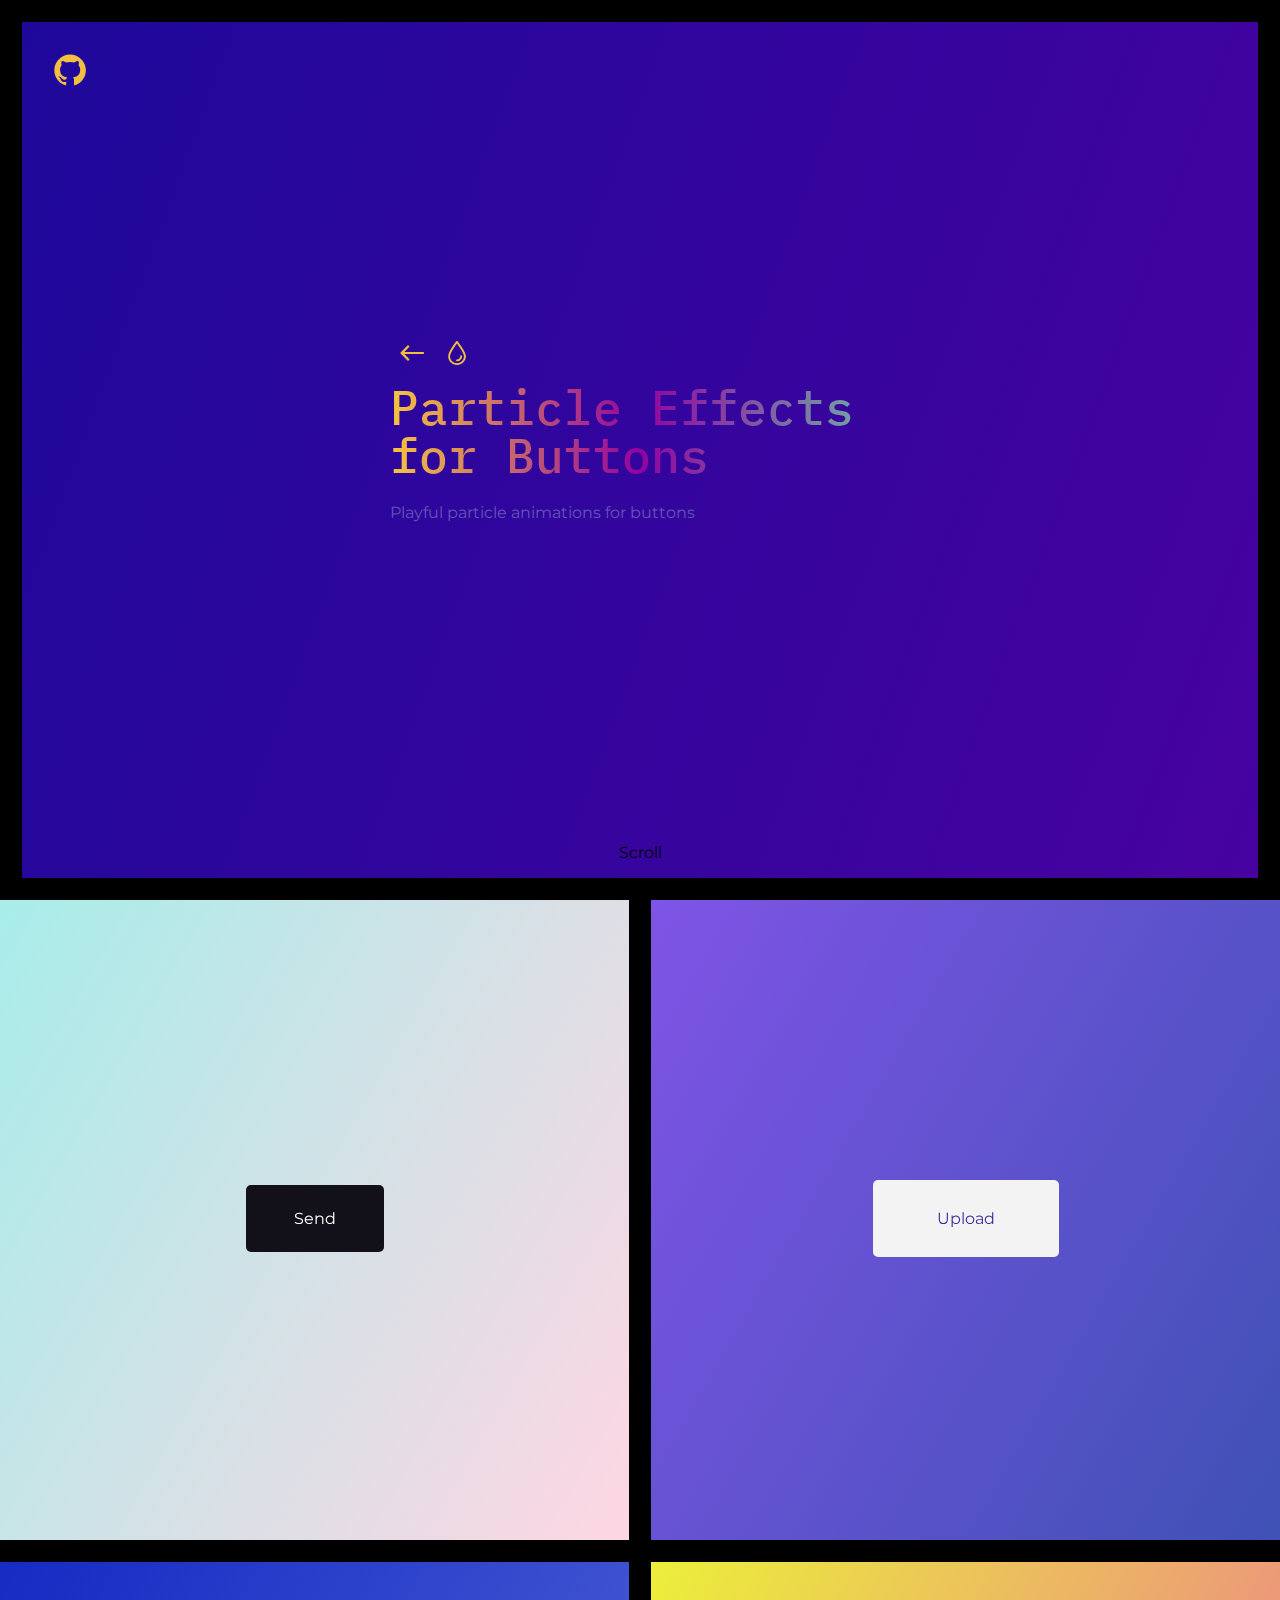
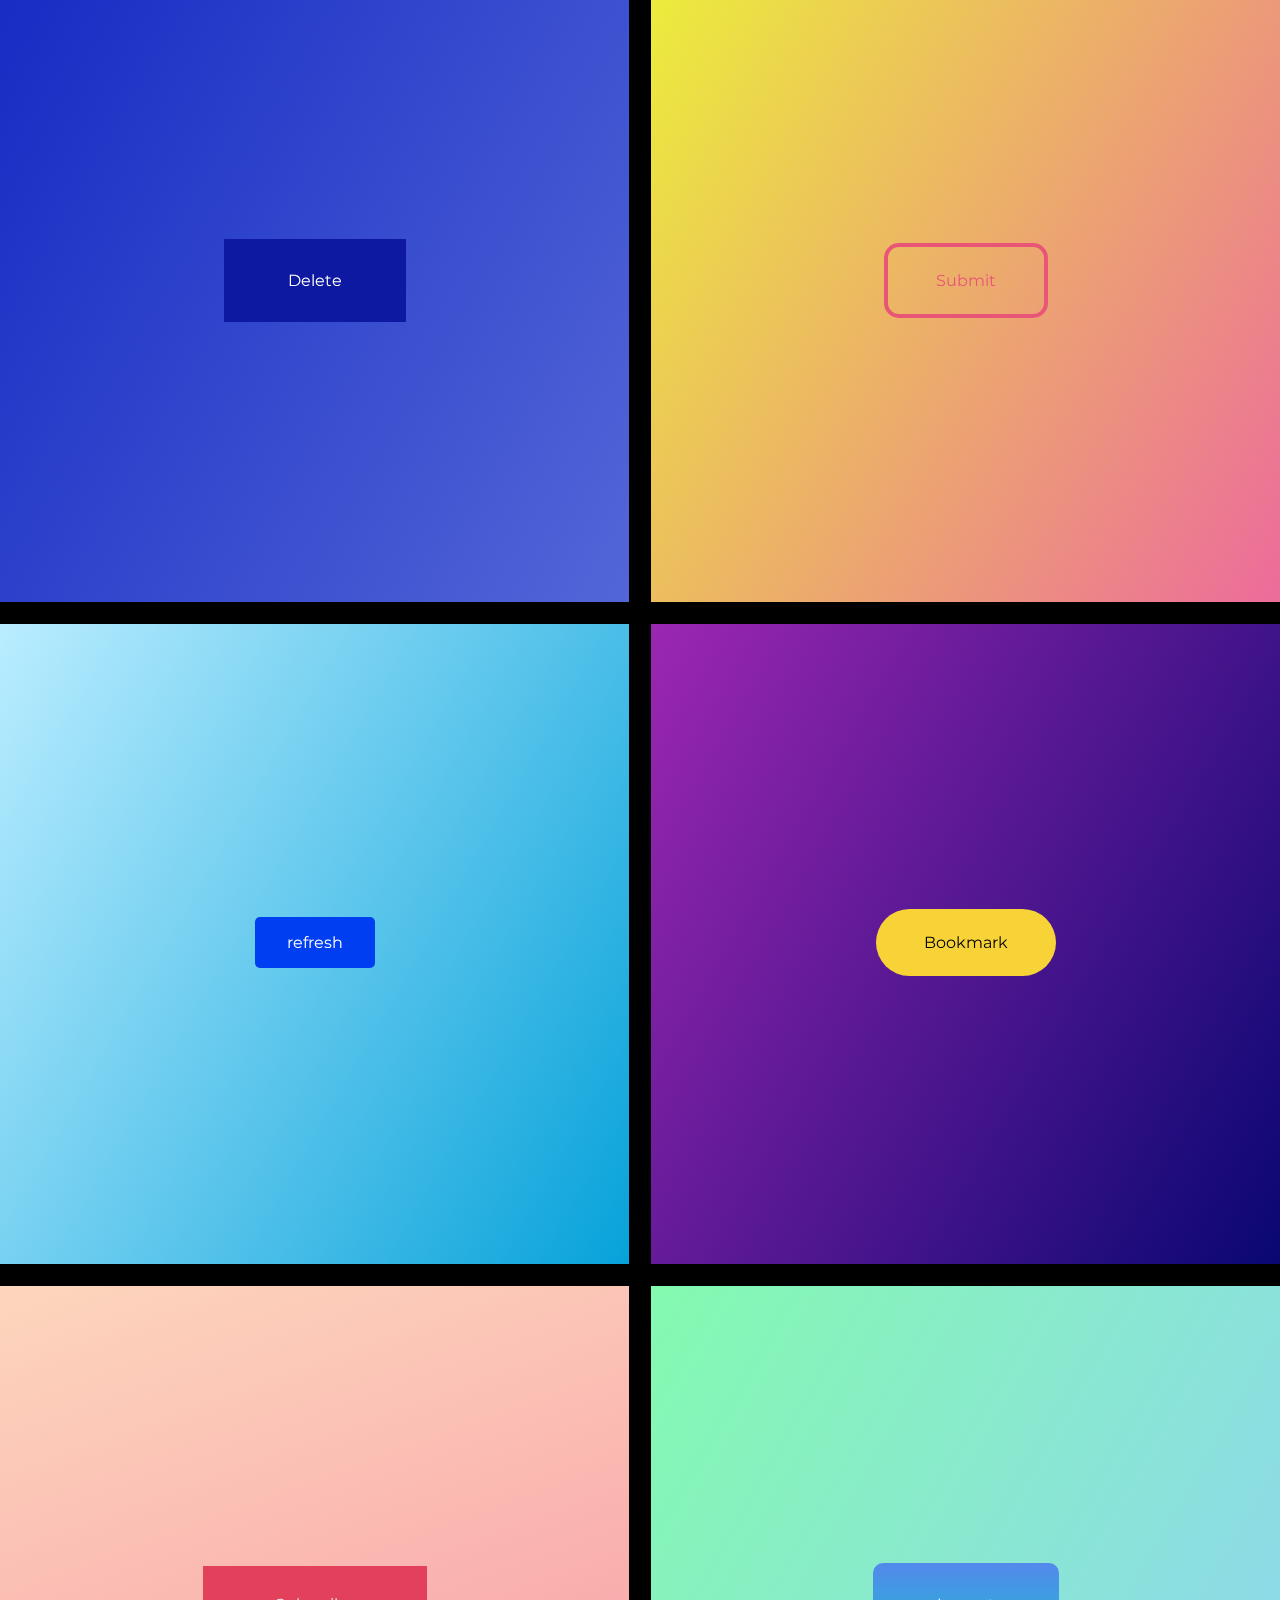
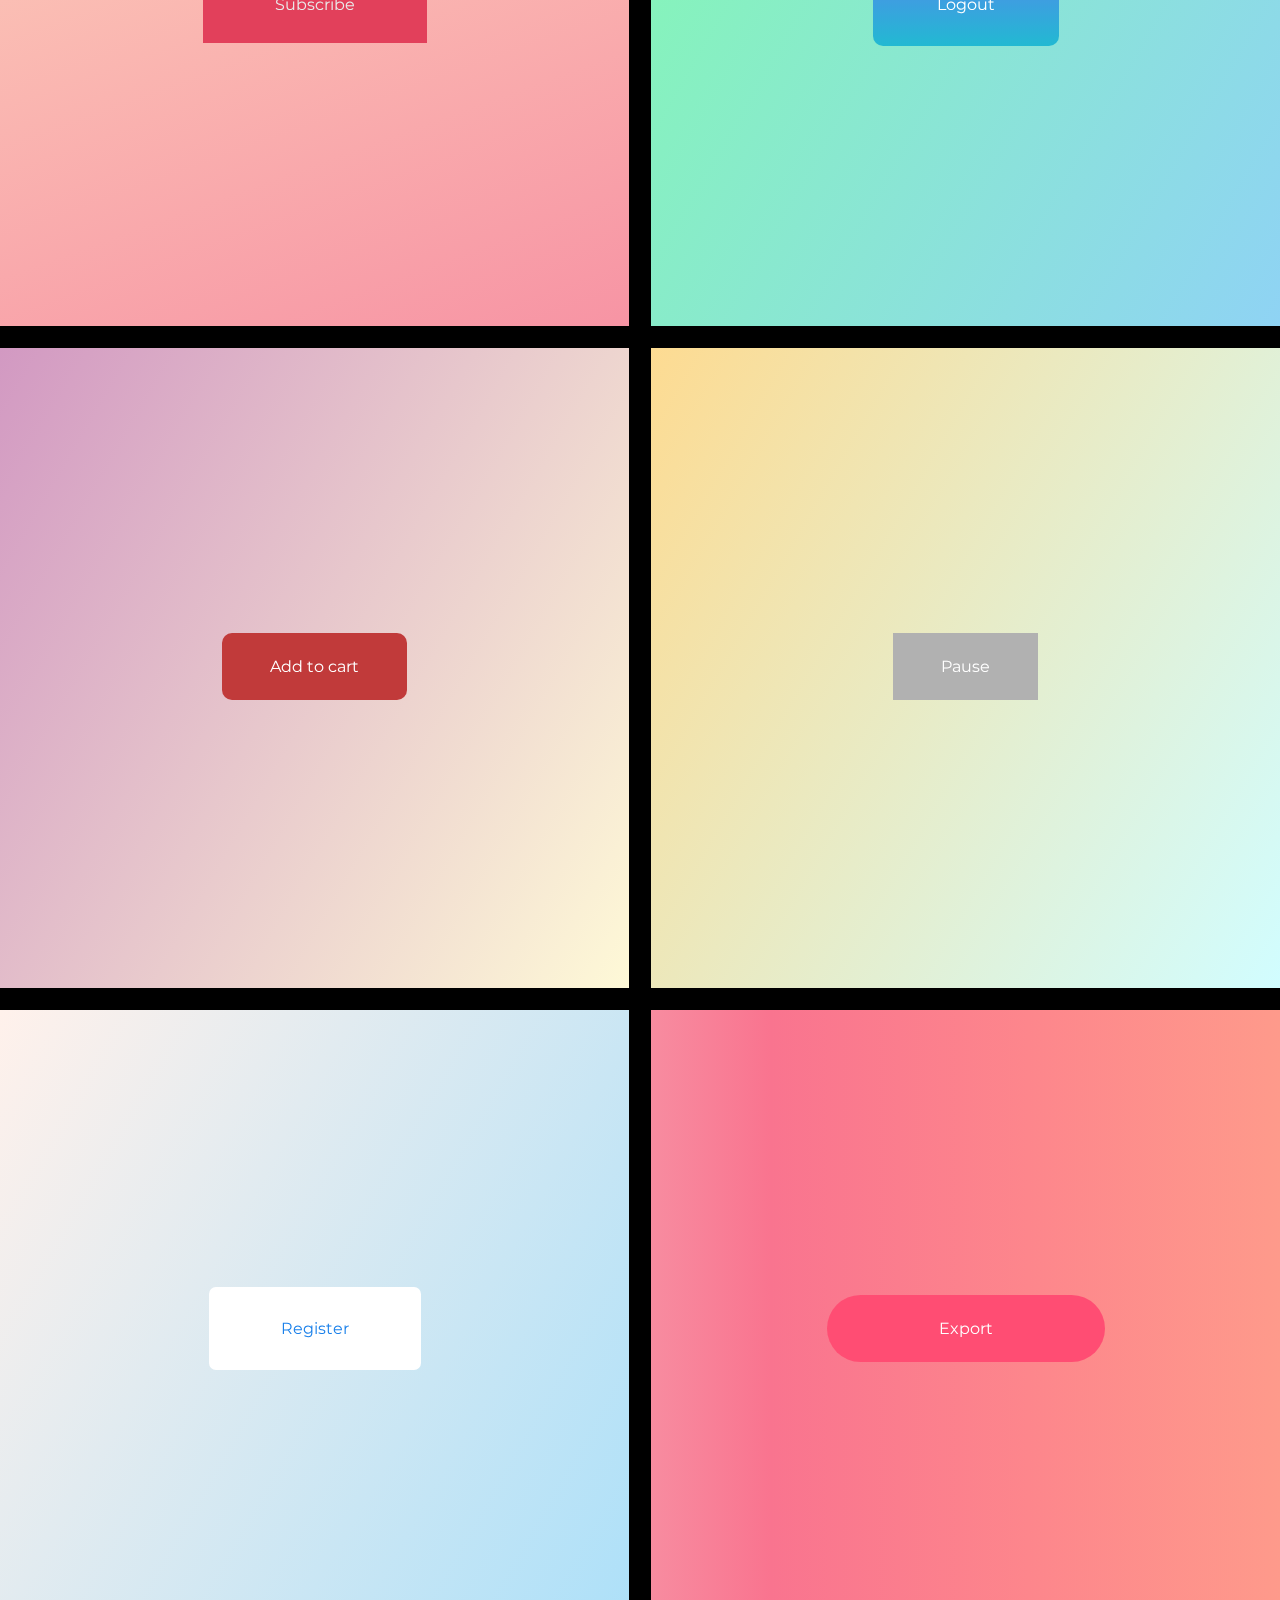
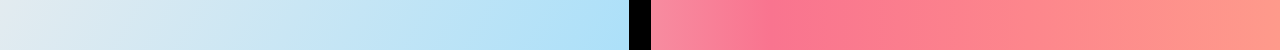
<file: main-website/plugins/ParticleEffectsButtons-master/index.html>
<!DOCTYPE html>
<html lang="en" class="no-js">
	<head>
		<meta charset="UTF-8" />
		<meta name="viewport" content="width=device-width, initial-scale=1">
		<title>Particle Effects for Buttons | Codrops</title>
		<meta name="description" content="A little library that can be used for bursting particles effects on buttons and other elements." />
		<meta name="keywords" content="bursting, exploding, particles, buttons, canvas, animation, javascript" />
		<meta name="author" content="Codrops" />
		<link rel="shortcut icon" href="favicon.ico">
		<link rel="stylesheet" type="text/css" href="css/particles.css" />
		<link rel="stylesheet" type="text/css" href="css/base.css" />
		<script>document.documentElement.className="js";var supportsCssVars=function(){var e,t=document.createElement("style");return t.innerHTML="root: { --tmp-var: bold; }",document.head.appendChild(t),e=!!(window.CSS&&window.CSS.supports&&window.CSS.supports("font-weight","var(--tmp-var)")),t.parentNode.removeChild(t),e};supportsCssVars()||alert("Please view this demo in a modern browser that supports CSS Variables.");</script>
	</head>
	<body class="demo-1">
		<svg class="hidden">
			<symbol id="icon-arrow" viewBox="0 0 24 24">
				<title>arrow</title>
				<polygon points="6.3,12.8 20.9,12.8 20.9,11.2 6.3,11.2 10.2,7.2 9,6 3.1,12 9,18 10.2,16.8 "/>
			</symbol>
			<symbol id="icon-drop" viewBox="0 0 24 24">
				<title>drop</title>
				<path d="M12,21c-3.6,0-6.6-3-6.6-6.6C5.4,11,10.8,4,11.4,3.2C11.6,3.1,11.8,3,12,3s0.4,0.1,0.6,0.3c0.6,0.8,6.1,7.8,6.1,11.2C18.6,18.1,15.6,21,12,21zM12,4.8c-1.8,2.4-5.2,7.4-5.2,9.6c0,2.9,2.3,5.2,5.2,5.2s5.2-2.3,5.2-5.2C17.2,12.2,13.8,7.3,12,4.8z"/><path d="M12,18.2c-0.4,0-0.7-0.3-0.7-0.7s0.3-0.7,0.7-0.7c1.3,0,2.4-1.1,2.4-2.4c0-0.4,0.3-0.7,0.7-0.7c0.4,0,0.7,0.3,0.7,0.7C15.8,16.5,14.1,18.2,12,18.2z"/>
			</symbol>
			<svg id="icon-github" viewBox="0 0 33 33">
				<title>github</title>
				<path d="M16.608.455C7.614.455.32 7.748.32 16.745c0 7.197 4.667 13.302 11.14 15.456.815.15 1.112-.353 1.112-.785 0-.386-.014-1.411-.022-2.77-4.531.984-5.487-2.184-5.487-2.184-.741-1.882-1.809-2.383-1.809-2.383-1.479-1.01.112-.99.112-.99 1.635.115 2.495 1.679 2.495 1.679 1.453 2.489 3.813 1.77 4.741 1.353.148-1.052.569-1.77 1.034-2.177-3.617-.411-7.42-1.809-7.42-8.051 0-1.778.635-3.233 1.677-4.371-.168-.412-.727-2.069.16-4.311 0 0 1.367-.438 4.479 1.67a15.602 15.602 0 0 1 4.078-.549 15.62 15.62 0 0 1 4.078.549c3.11-2.108 4.475-1.67 4.475-1.67.889 2.242.33 3.899.163 4.311C26.37 12.66 27 14.115 27 15.893c0 6.258-3.809 7.635-7.437 8.038.584.503 1.105 1.497 1.105 3.017 0 2.177-.02 3.934-.02 4.468 0 .436.294.943 1.12.784 6.468-2.159 11.131-8.26 11.131-15.455 0-8.997-7.294-16.29-16.291-16.29"></path>
			</svg>
			<svg id="icon-rewind" viewBox="0 0 36 20">
				<title>rewind</title>
				<path d="M16.315.061c.543 0 .984.44.984.984v17.217c0 .543-.44.983-.984.983L.328 10.391s-.738-.738 0-1.476C1.066 8.178 16.315.061 16.315.061zM35.006.061c.543 0 .984.44.984.984v17.217c0 .543-.44.984-.984.984L19.019 10.39s-.738-.738 0-1.475C19.757 8.178 35.006.06 35.006.06z"/>
			</svg>
		</svg>
		<main>
			<header class="codrops-header">
				<div class="codrops-header__inner">
					<div class="codrops-links">
						<a class="codrops-icon codrops-icon--prev" href="https://tympanus.net/Development/PasswordStrengthVisualization/" title="Previous Demo"><svg class="icon icon--arrow"><use xlink:href="#icon-arrow"></use></svg></a>
						<a class="codrops-icon codrops-icon--drop" href="https://tympanus.net/codrops/?p=34685" title="Back to the article"><svg class="icon icon--drop"><use xlink:href="#icon-drop"></use></svg></a>
					</div>
					<h1 class="codrops-header__title">Particle Effects for Buttons</h1>
					<span class="info">Playful particle animations for buttons</span>
					<a class="github" href="https://github.com/codrops/ParticleEffectsButtons/" title="Find this project on GitHub"><svg class="icon icon--github"><use xlink:href="#icon-github"></use></svg></a>
				</div>
			</header>
			</div>
			<div class="grid">
				<div class="grid__item theme-1">
					<button class="action"><svg class="icon icon--rewind"><use xlink:href="#icon-rewind"></use></svg></button>
					<button class="particles-button">Send</button>
				</div>
				<div class="grid__item theme-2">
					<button class="action"><svg class="icon icon--rewind"><use xlink:href="#icon-rewind"></use></svg></button>
					<button class="particles-button">Upload</button>
				</div>
				<div class="grid__item theme-3">
					<button class="action"><svg class="icon icon--rewind"><use xlink:href="#icon-rewind"></use></svg></button>
					<button class="particles-button">Delete</button>
				</div>
				<div class="grid__item theme-4">
					<button class="action"><svg class="icon icon--rewind"><use xlink:href="#icon-rewind"></use></svg></button>
					<button class="particles-button">Submit</button>
				</div>
				<div class="grid__item theme-5">
					<button class="action"><svg class="icon icon--rewind"><use xlink:href="#icon-rewind"></use></svg></button>
					<button class="particles-button">refresh</button>
				</div>
				<div class="grid__item theme-6">
					<button class="action"><svg class="icon icon--rewind"><use xlink:href="#icon-rewind"></use></svg></button>
					<button class="particles-button">Bookmark</button>
				</div>
				<div class="grid__item theme-7">
					<button class="action"><svg class="icon icon--rewind"><use xlink:href="#icon-rewind"></use></svg></button>
					<button class="particles-button">Subscribe</button>
				</div>
				<div class="grid__item theme-8">
					<button class="action"><svg class="icon icon--rewind"><use xlink:href="#icon-rewind"></use></svg></button>
					<button class="particles-button">Logout</button>
				</div>
				<div class="grid__item theme-9">
					<button class="action"><svg class="icon icon--rewind"><use xlink:href="#icon-rewind"></use></svg></button>
					<button class="particles-button">Add to cart</button>
				</div>
				<div class="grid__item theme-10">
					<button class="action"><svg class="icon icon--rewind"><use xlink:href="#icon-rewind"></use></svg></button>
					<button class="particles-button">Pause</button>
				</div>
				<div class="grid__item theme-11">
					<button class="action"><svg class="icon icon--rewind"><use xlink:href="#icon-rewind"></use></svg></button>
					<button class="particles-button">Register</button>
				</div>
				<div class="grid__item theme-12">
					<button class="action"><svg class="icon icon--rewind"><use xlink:href="#icon-rewind"></use></svg></button>
					<button class="particles-button">Export</button>
				</div>
			</div>
		</main>
		<script src='js/anime.min.js'></script>
	    <script src='js/particles.js'></script>
	    <script src='js/demo.js'></script>
	</body>
</html>
</file>
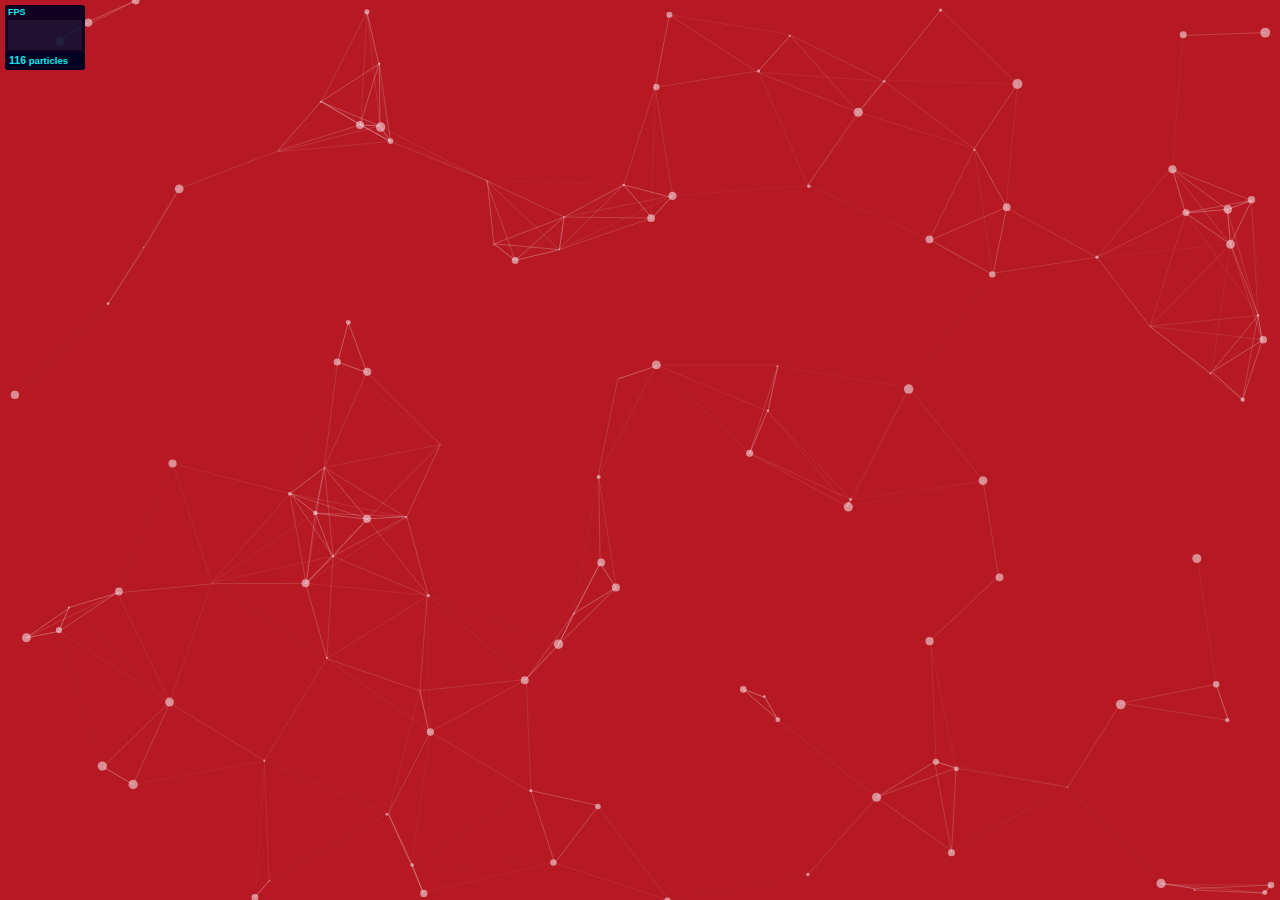
<file: main-website/plugins/particles.js-master/demo/index.html>
<!DOCTYPE html>
<html lang="en">
<head>
  <meta charset="utf-8">
  <title>particles.js</title>
  <meta name="description" content="particles.js is a lightweight JavaScript library for creating particles.">
  <meta name="author" content="Vincent Garreau" />
  <meta name="viewport" content="width=device-width, initial-scale=1.0, minimum-scale=1.0, maximum-scale=1.0, user-scalable=no">
  <link rel="stylesheet" media="screen" href="css/style.css">
</head>
<body>

<!-- count particles -->
<div class="count-particles">
  <span class="js-count-particles">--</span> particles
</div>

<!-- particles.js container -->
<div id="particles-js"></div>

<!-- scripts -->
<script src="../particles.js"></script>
<script src="js/app.js"></script>

<!-- stats.js -->
<script src="js/lib/stats.js"></script>
<script>
  var count_particles, stats, update;
  stats = new Stats;
  stats.setMode(0);
  stats.domElement.style.position = 'absolute';
  stats.domElement.style.left = '0px';
  stats.domElement.style.top = '0px';
  document.body.appendChild(stats.domElement);
  count_particles = document.querySelector('.js-count-particles');
  update = function() {
    stats.begin();
    stats.end();
    if (window.pJSDom[0].pJS.particles && window.pJSDom[0].pJS.particles.array) {
      count_particles.innerText = window.pJSDom[0].pJS.particles.array.length;
    }
    requestAnimationFrame(update);
  };
  requestAnimationFrame(update);
</script>

</body>
</html>
</file>
<file: main-website/plugins/ParticleEffectsButtons-master/css/particles.css>
.particles {
	position: relative;
	grid-area: 1 / 1 / 2 / 2;
}

.particles-canvas {
	position: absolute;
	pointer-events: none;
	top: 50%;
	left: 50%;
	transform: translate3d(-50%,-50%,0);
}

.particles-wrapper {
	position: relative;
	display: inline-block;
	overflow: hidden;
	will-change: transform;
}

.particles-button {
	-webkit-touch-callout: none;
	-webkit-user-select: none;
	-khtml-user-select: none;
	-moz-user-select: none;
	-ms-user-select: none;
	user-select: none;
	position: relative;
	border-radius: 5px;
	border-radius: var(--radius-button);
	background: var(--color-button-bg);
	color: var(--color-button-text);
	border: 0;
	border: var(--border-button);
	margin: 0;
	padding: 1.5rem 3rem;
	padding: var(--button-padding);
	will-change: transform;
}

.particles-button:focus {
	outline: none;
}

.no-js .particles-button {
	grid-area: 1 / 1 / 2 / 2;
}
</file>
<file: main-website/plugins/ParticleEffectsButtons-master/css/base.css>
@import url('https://fonts.googleapis.com/css?family=Montserrat:400,600,900|IBM+Plex+Mono:500i');
article,aside,details,figcaption,figure,footer,header,hgroup,main,nav,section,summary{display:block;}audio,canvas,video{display:inline-block;}audio:not([controls]){display:none;height:0;}[hidden]{display:none;}html{font-family:sans-serif;-ms-text-size-adjust:100%;-webkit-text-size-adjust:100%;}body{margin:0;}a:focus{outline:thin dotted;}a:active,a:hover{outline:0;}h1{font-size:2em;margin:0.67em 0;}abbr[title]{border-bottom:1px dotted;}b,strong{font-weight:bold;}dfn{font-style:italic;}hr{-moz-box-sizing:content-box;box-sizing:content-box;height:0;}mark{background:#ff0;color:#000;}code,kbd,pre,samp{font-family:monospace,serif;font-size:1em;}pre{white-space:pre-wrap;}q{quotes:"\201C" "\201D" "\2018" "\2019";}small{font-size:80%;}sub,sup{font-size:75%;line-height:0;position:relative;vertical-align:baseline;}sup{top:-0.5em;}sub{bottom:-0.25em;}img{border:0;}svg:not(:root){overflow:hidden;}figure{margin:0;}fieldset{border:1px solid #c0c0c0;margin:0 2px;padding:0.35em 0.625em 0.75em;}legend{border:0;padding:0;}button,input,select,textarea{font-family:inherit;font-size:100%;margin:0;}button,input{line-height:normal;}button,select{text-transform:none;}button,html input[type="button"],input[type="reset"],input[type="submit"]{-webkit-appearance:button;cursor:pointer;}button[disabled],html input[disabled]{cursor:default;}input[type="checkbox"],input[type="radio"]{box-sizing:border-box;padding:0;}input[type="search"]{-webkit-appearance:textfield;-moz-box-sizing:content-box;-webkit-box-sizing:content-box;box-sizing:content-box;}input[type="search"]::-webkit-search-cancel-button,input[type="search"]::-webkit-search-decoration{-webkit-appearance:none;}button::-moz-focus-inner,input::-moz-focus-inner{border:0;padding:0;}textarea{overflow:auto;vertical-align:top;}table{border-collapse:collapse;border-spacing:0;}
*,
*::after,
*::before {
	box-sizing: border-box;
}

body {
	--color-text: #fff;
    --color-bg: #000000;
    --color-link: #f4bf3f;
    --color-link-hover: #fff;
    --color-info: #6355b7;
    --color-scroll: #000000;
	font-family: "Montserrat", Helvetica, Arial, sans-serif;
	min-height: 100vh;
	color: #57585c;
	color: var(--color-text);
	background-color: #fff;
	background-color: var(--color-bg);
	-webkit-font-smoothing: antialiased;
	-moz-osx-font-smoothing: grayscale;
}

/* Page Loader */
.js .loading::before {
	content: '';
	position: fixed;
	z-index: 100000;
	top: 0;
	left: 0;
	width: 100%;
	height: 100%;
	background: var(--color-bg);
}

.js .loading::after {
	content: '';
	position: fixed;
	z-index: 100000;
	top: 50%;
	left: 50%;
	width: 60px;
	height: 60px;
	margin: -30px 0 0 -30px;
	pointer-events: none;
	border-radius: 50%;
	opacity: 0.4;
	background: var(--color-link);
	animation: loaderAnim 0.7s linear infinite alternate forwards;
}

@keyframes loaderAnim {
	to {
		opacity: 1;
		transform: scale3d(0.5,0.5,1);
	}
}

a {
	text-decoration: none;
	color: var(--color-link);
	outline: none;
}

a:hover,
a:focus {
	color: var(--color-link-hover);
	outline: none;
}

.hidden {
	position: absolute;
	overflow: hidden;
	width: 0;
	height: 0;
	pointer-events: none;
}

/* Icons */
.icon {
	display: block;
	width: 2em;
	height: 2em;
	margin: 0 auto;
	fill: currentColor;
}

main {
	position: relative;
	margin: 0 auto;
}

/* Header */
.codrops-header {
	position: relative;
	z-index: 100;
	display: flex;
	flex-direction: row;
	align-items: center;
	width: 100%;
	padding: 10vw;
	background-image: linear-gradient(110deg,#1e089b,#4702a0);
	font-size: 75%;
}

.codrops-header__inner {
	display: flex;
	max-width: 500px;
	flex-direction: column;
	align-items: flex-start;
}

.codrops-header__title {
	font-size: 1.5rem;
	line-height: 1;
	font-weight: 600;
	margin: 0;
	padding: 0.5rem 0;
	font-family: 'IBM Plex Mono', monospace;
	font-weight: 500;
	background: linear-gradient(90deg, #f7c53d 0%,#9302a0 50%, #6dbaa3 100%);
    background-size: cover;
    -webkit-background-clip: text;
    -webkit-text-fill-color: transparent;
    background-clip: text;
    text-fill-color: transparent;
}

.info {
	margin: 1rem 0;
	color: var(--color-info);
}

.github {
	display: block;
}

/* Top Navigation Style */
.codrops-links {
	position: relative;
	display: flex;
	justify-content: center;
	text-align: center;
	white-space: nowrap;
}

.codrops-icon {
	display: inline-block;
	margin: 0.15em;
	padding: 0.25em; 
}

.grid__item {
	position: relative;
	display: grid;
	grid-template-columns: 100%;
	grid-template-rows: 100%;
	align-items: center;
	justify-items: center;
	overflow: hidden;
	padding: 4rem 1.5rem;
	height: 100vw;
	width: 100vw;
	background: var(--color-item-bg);
}

.grid__item-title {
	font-size: 0.85rem;
	color: var(--color-item-title);
	align-self: flex-start;
	margin: 0;
}

.action {
	position: absolute;
	top: 0;
	right: 0;
	background: none;
	margin: 2rem;
	color: var(--color-action);
	border: 0;
	padding: 0;
	opacity: 0;
	pointer-events: none;
}

.action:focus {
	outline: none;
}

.theme-1 {
	--color-item-bg: linear-gradient(120deg, #a8edea 0%, #fed6e3 100%);
	--color-action: #121019;
	--color-button-bg: #121019;
	--color-button-text: #fff;
	--button-padding: 1.5rem 3rem;
	--radius-button: 5px;
	--border-button: 0;
}

.theme-2 {
	--color-item-bg: linear-gradient(120deg,#7f54e6,#3F51B5);
    --color-action: #f3f3f3;
    --color-button-bg: #f3f3f3;
	--color-button-text: #3c2e9e;
	--button-padding: 1.8rem 4rem;
	--radius-button: 5px;
	--border-button: 0;
}

.theme-3 {
	--color-item-bg: linear-gradient(120deg,#152bc3,#5366d8);
    --color-action: #0e19a2;
    --color-button-bg: #0e19a2;
    --color-button-text: #fff;
    --button-padding: 2rem 4rem;
    --radius-button: 0;
    --border-button: 0;
}

.theme-4 {
	--color-item-bg: linear-gradient(120deg,#ecef3a,#ec6b9b);
    --color-action: #e85577;
    --color-button-bg: #transparent;
    --color-button-text: #e85577;
    --button-padding: 1.5rem 3rem;
    --radius-button: 15px;
    --border-button: 4px solid #e85577;
}

.theme-5 {
	--color-item-bg: linear-gradient(120deg,#baedff,#07a2da);
	--color-action: #003ff1;
	--color-button-bg: #003ff1;
	--color-button-text: #fff;
	--button-padding: 1rem 2rem;
    --radius-button: 5px;
    --border-button: 0;
}

.theme-6 {
	--color-item-bg: linear-gradient(120deg,#9C27B0,#090772);
	--color-action: #f7d337;
	--color-button-bg: #f7d337;
	--color-button-text: #000000;
	--button-padding: 1.5rem 3rem;
	--radius-button: 40px;
	--border-button: 0;
}

.theme-7 {
	--color-item-bg: linear-gradient(-20deg, #f794a4 0%, #fdd6bd 100%);
    --color-action: #e2405b;
    --color-button-bg: #e2405b;
    --color-button-text: #e9e9e9;
    --button-padding: 1.8rem 4.5rem;
    --radius-button: 0;
    --border-button: 0;
}

.theme-8 {
	--color-item-bg: linear-gradient(120deg, #84fab0, #8fd3f4);
	--color-action: blue;
	--color-button-bg: linear-gradient(to top, #22b9d2 0%, #5389ec 100%);
	--color-button-text: #fff;
	--button-padding: 2rem 4rem;
	--radius-button: 10px;
	--border-button: 0;
}

.theme-9 {
	--color-item-bg: linear-gradient(120deg, #d299c2 0%, #fef9d7 100%);
    --color-action: #c13a3a;
    --color-button-bg: #c13a3a;
    --color-button-text: #ffffff;
    --button-padding: 1.5rem 3rem;
    --radius-button: 10px;
    --border-button: 0;
}

.theme-10 {
	--color-item-bg: linear-gradient(120deg, #fddb92 0%, #d1fdff 100%);
	--color-action: #b1b1b1;
	--color-button-bg: #b1b1b1;
	--color-button-text: #fff;
	--button-padding: 1.5rem 3rem;
	--radius-button: 0;
	--border-button: 0;
}

.theme-11 {
	--color-item-bg: linear-gradient(120deg, #fff1eb 0%, #ace0f9 100%);
    --color-action: #1b81ea;
    --color-button-bg: #fff;
    --color-button-text: #1b81ea;
    --button-padding: 2rem 4.5rem;
    --radius-button: 7px;
    --border-button: 0;
}

.theme-12 {
	--color-item-bg: linear-gradient(to right, #f78ca0 0%, #f9748f 19%, #fd868c 60%, #fe9a8b 100%);
    --color-action: #ff4d73;
    --color-button-bg: #ff4d73;
    --color-button-text: #fff;
    --button-padding: 1.5rem 7rem;
    --radius-button: 40px;
    --border-button: 0;
}

@media screen and (min-width: 50em) {
	.codrops-header {
		position: relative;
		display: flex;
		flex-direction: column;
		justify-content: center;
		align-items: center;
		margin: 0 auto;
		min-height: 100vh;
	}
	.codrops-header__title {
		font-size: 3rem;
	}
	.codrops-header::after {
		content: 'Scroll';
		position: absolute;
		bottom: 0;
		left: 0;
		width: 100%;
		text-align: center;
		margin-bottom: 1rem;
		color: var(--color-scroll);
	}
	.github {
		position: absolute;
		top: 0;
		left: 0;
		margin: 2rem;
	}
	.grid {
		display: grid;
		grid-gap: 22px;
		grid-template-columns: repeat(2,calc(50vmax - 11px));
	}
	.grid__item {
		height: 50vmax;
		width: 100%;
		padding: 1.5rem;
	}
	.codrops-header {
		font-size: 100%;
		padding: 0 0 2rem 0;
		border: 22px solid black;
	}


}
</file>
<file: main-website/plugins/particles.js-master/demo/css/style.css>
/* =============================================================================
   HTML5 CSS Reset Minified - Eric Meyer
   ========================================================================== */

html,body,div,span,object,iframe,h1,h2,h3,h4,h5,h6,p,blockquote,pre,abbr,address,cite,code,del,dfn,em,img,ins,kbd,q,samp,small,strong,sub,sup,var,b,i,dl,dt,dd,ol,ul,li,fieldset,form,label,legend,table,caption,tbody,tfoot,thead,tr,th,td,article,aside,canvas,details,figcaption,figure,footer,header,hgroup,menu,nav,section,summary,time,mark,audio,video{margin:0;padding:0;border:0;outline:0;font-size:100%;vertical-align:baseline;background:transparent}
body{line-height:1}
article,aside,details,figcaption,figure,footer,header,hgroup,menu,nav,section{display:block}
nav ul{list-style:none}
blockquote,q{quotes:none}
blockquote:before,blockquote:after,q:before,q:after{content:none}
a{margin:0;padding:0;font-size:100%;vertical-align:baseline;background:transparent;text-decoration:none}
mark{background-color:#ff9;color:#000;font-style:italic;font-weight:bold}
del{text-decoration:line-through}
abbr[title],dfn[title]{border-bottom:1px dotted;cursor:help}
table{border-collapse:collapse;border-spacing:0}
hr{display:block;height:1px;border:0;border-top:1px solid #ccc;margin:1em 0;padding:0}
input,select{vertical-align:middle}
li{list-style:none}


/* =============================================================================
   My CSS
   ========================================================================== */

/* ---- base ---- */

html,body{ 
	width:100%;
	height:100%;
	background:#111;
}

html{
  -webkit-tap-highlight-color: rgba(0, 0, 0, 0);
}

body{
  font:normal 75% Arial, Helvetica, sans-serif;
}

canvas{
  display:block;
  vertical-align:bottom;
}


/* ---- stats.js ---- */

.count-particles{
  background: #000022;
  position: absolute;
  top: 48px;
  left: 0;
  width: 80px;
  color: #13E8E9;
  font-size: .8em;
  text-align: left;
  text-indent: 4px;
  line-height: 14px;
  padding-bottom: 2px;
  font-family: Helvetica, Arial, sans-serif;
  font-weight: bold;
}

.js-count-particles{
  font-size: 1.1em;
}

#stats,
.count-particles{
  -webkit-user-select: none;
  margin-top: 5px;
  margin-left: 5px;
}

#stats{
  border-radius: 3px 3px 0 0;
  overflow: hidden;
}

.count-particles{
  border-radius: 0 0 3px 3px;
}


/* ---- particles.js container ---- */

#particles-js{
  width: 100%;
  height: 100%;
  background-color: #b61924;
  background-image: url('');
  background-size: cover;
  background-position: 50% 50%;
  background-repeat: no-repeat;
}
</file>
